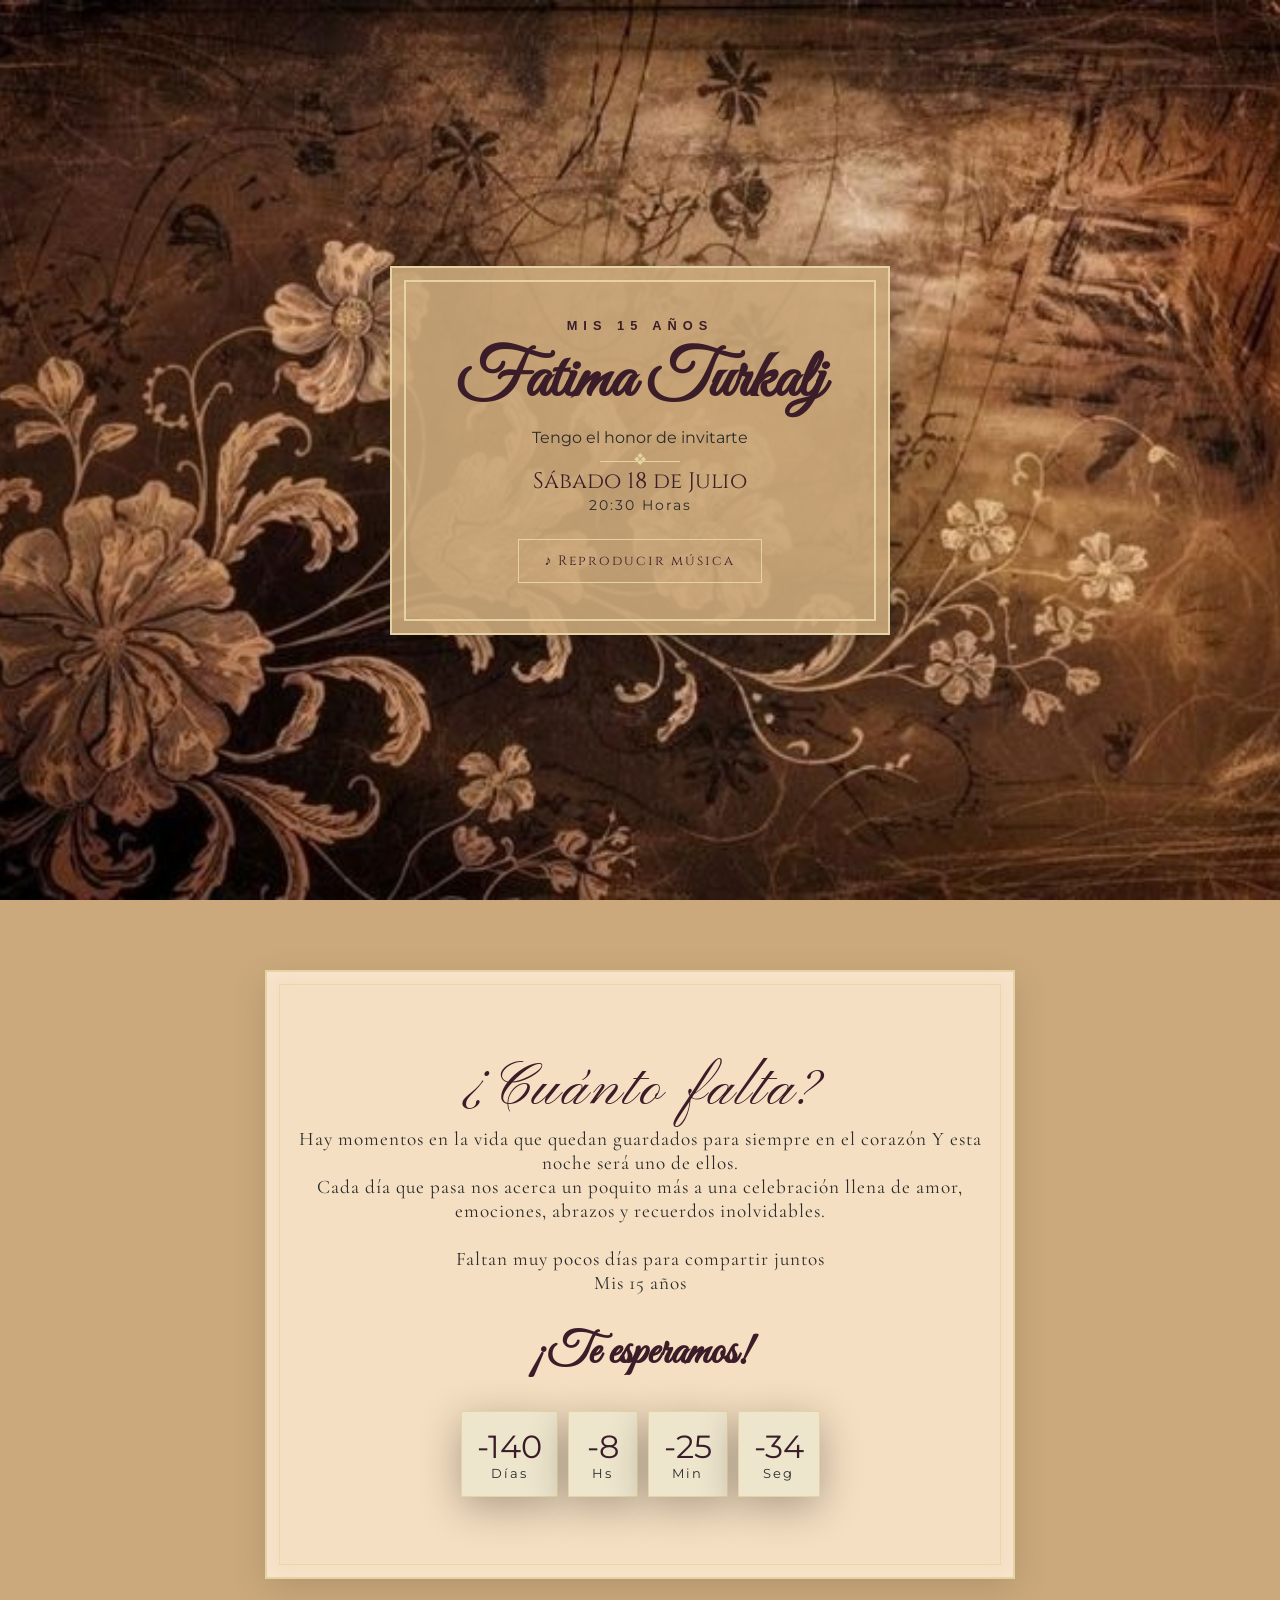
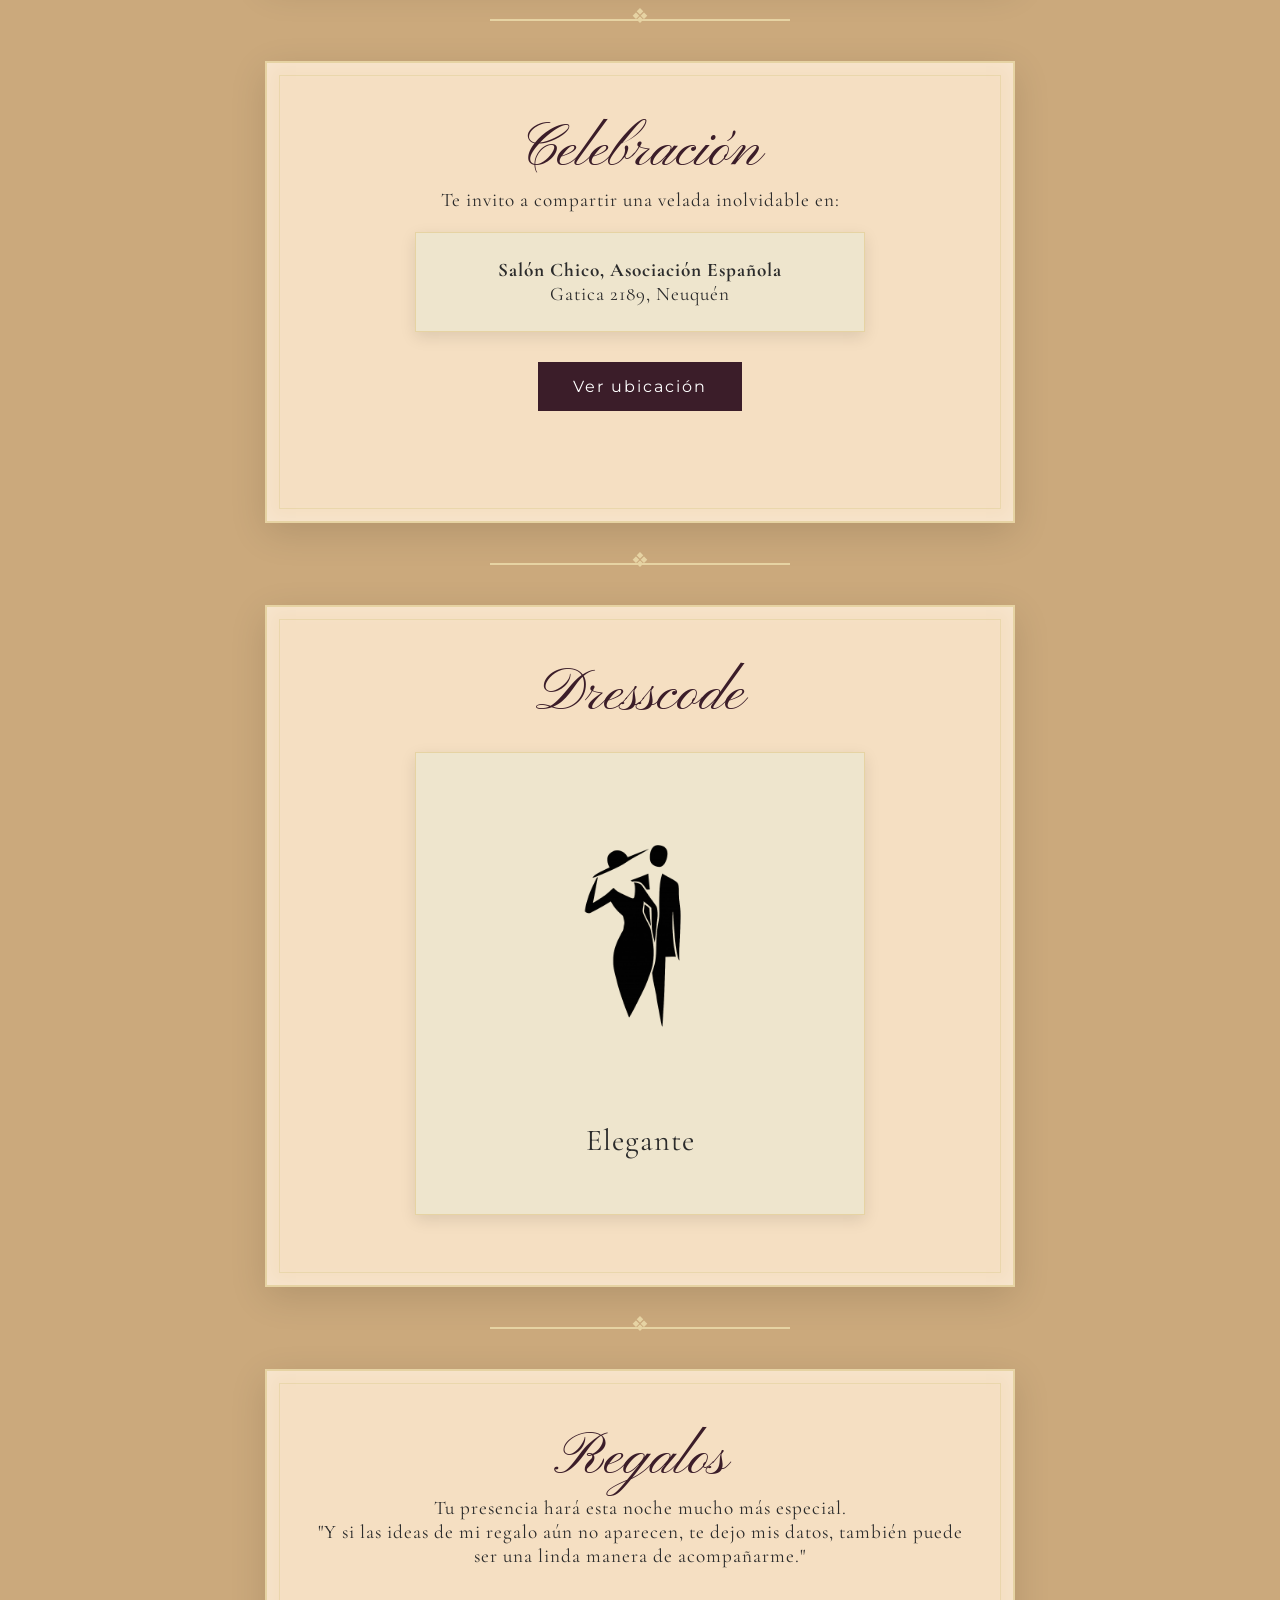
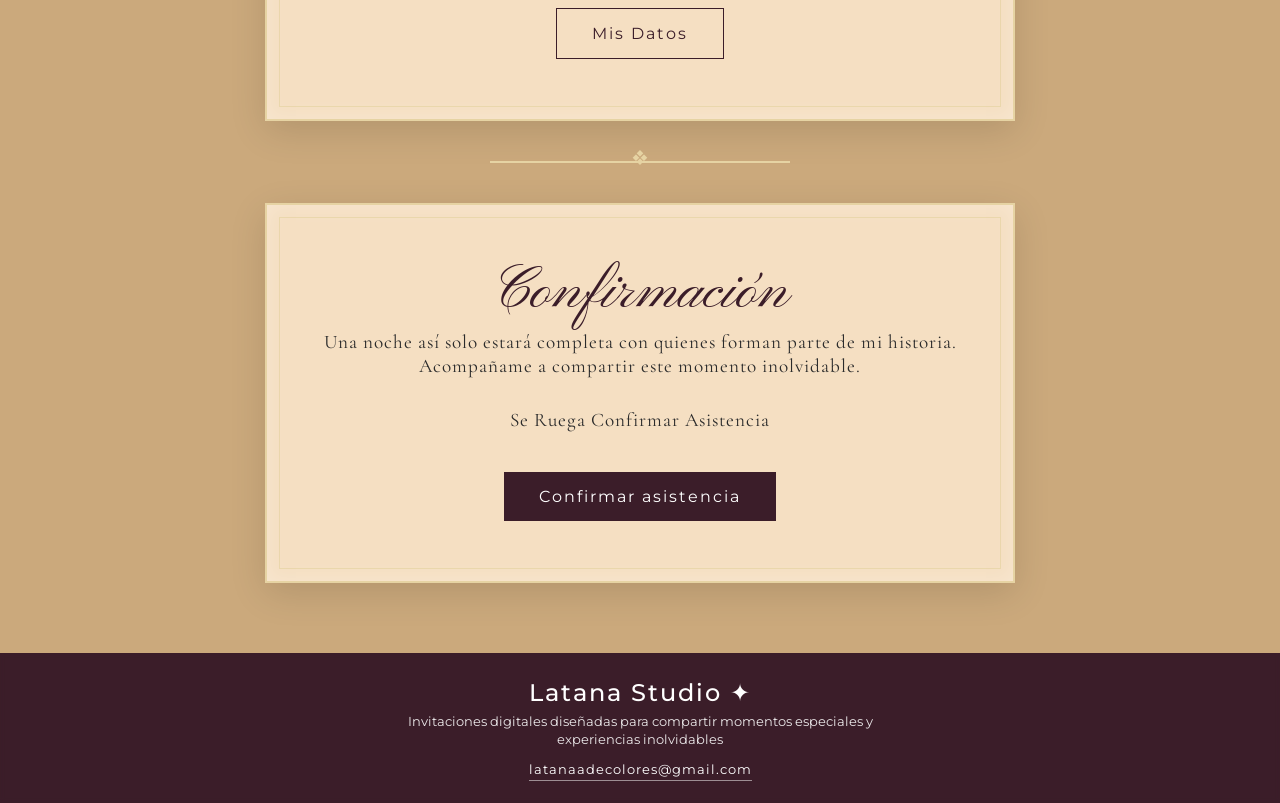
<file: index.html>
<!DOCTYPE html>
<html lang="es">
<head>
    <meta property="og:title" content="Te invito a mis 15!">
    <meta property="og:image" content="https://invitaciondigitales.github.io/Mis-15-FatimaTurkalj/imagenes/Portada.PNG">
    <meta property="og:image:type" content="image/png">
    <meta property="og:image:width" content="1200">
    <meta property="og:image:height" content="630">
    <meta property="og:url" content="https://invitaciondigitales.github.io/Mis-15-FatimaTurkalj/">
    <meta property="og:type" content="website">
    <meta name="twitter:card" content="summary_large_image">
    <meta name="twitter:image" content="https://invitaciondigitales.github.io/Mis-15-FatimaTurkalj/imagenes/Portada.PNG">
    <meta charset="UTF-8">
    <meta name="viewport" content="width=device-width, initial-scale=1.0">
    <title>Mis 15 - Invitación Digital</title>
    <link rel="stylesheet" href="CSS/index.css">
    <script src="JS/15fati.js" defer></script>
    <link rel="preconnect" href="https://fonts.googleapis.com">
    <link href="https://fonts.googleapis.com/css2?family=Cormorant+Garamond:wght@300;400;500&family=Great+Vibes&family=Pinyon+Script&display=swap" rel="stylesheet">
    <link rel="preconnect" href="https://fonts.gstatic.com" crossorigin>
    <link href="https://fonts.googleapis.com/css2?family=Pinyon+Script&family=Cormorant+Garamond:wght@300;400;500;600&display=swap" rel="stylesheet">
    <link href="https://fonts.googleapis.com/css2?family=Great+Vibes&family=Cinzel:wght@400;500&family=Montserrat:wght@300&display=swap" rel="stylesheet">
</head>
<body>
    <!-- 🦋 Contenedor de mariposas -->
<div class="butterflies"></div>

<header id="inicio">

    <!--  CORTINAS -->
    <div class="cortina izquierda"></div>
    <div class="cortina derecha"></div>
 <!-- CONTENIDO -->
<div class="overlay-victoriano fade-up">
    <div class="marco-ornamental">

        <h2 class="subtitulo-elegante subt">MIS 15 AÑOS</h2>
        <h1 class="titulo-tarjeta">Fatima Turkalj</h1>
        <p class="frase">Tengo el honor de invitarte</p>

        <div class="divisor-oro"><span></span></div>  

        <div class="datos-portada">
            <p class="fecha-portada">Sábado 18 de Julio</p>
            <p class="horario-portada">20:30 Horas</p>
        </div>

        <!-- BOTÓN -->
         <div class="contenedor-musica">
            <button id="btnMusica" class="btn-musica">
                ♪ Reproducir música
            </button>
        </div>

    </div>
</div>

<!-- AUDIO -->
<audio id="musica" loop playsinline>
    <source src="audio/once-upon-a-dream.mp3" type="audio/mpeg">
</audio>

</header>

<section>
    <div class="cuentaregresiva fade-up">
    <h3 class="titulo-cuentaR"> ¿Cuánto falta? </h3>
    <p class="contenido-cuenta"> 
        Hay momentos en la vida
        que quedan guardados
        para siempre en el corazón 
        Y esta noche será uno de ellos.
    </br>
        Cada día que pasa
        nos acerca un poquito más
        a una celebración llena de amor,
        emociones, abrazos y recuerdos inolvidables.
</br></br>
        Faltan muy pocos días
        para compartir juntos </br>
        Mis 15 años 
</br>
    <h3 id="Teesperamos">
        ¡Te esperamos!
    </h3>
</p>
        <div class="contenedor-regresiva">
            <div class="box"><span id="days">00</span><p>Días</p></div>
            <div class="box"><span id="hours">00</span><p>Hs</p></div>
            <div class="box"><span id="minutes">00</span><p>Min</p></div>
            <div class="box"><span id="seconds">00</span><p>Seg</p></div>
        </div>
    </div>
</section>

            <div class="divisor-oro-pag"><span></span></div>  

<section>
    <div class="celebracion alt-bg fade-up">
        <h3 class="titulo-celebracion">Celebración</h3>
        <p class="contenido-celebracion">Te invito a compartir una velada inolvidable en:</p>
        <div class="tarjeta-celebracion">
            <p class="contenido-celebracion"><strong>Salón Chico, Asociación Española</strong></p>
            <p class="contenido-celebracion">Gatica 2189, Neuquén  </p>
        </div>
        <a href="https://maps.app.goo.gl/FciUNh3yrG7PVmsv7" target="_blank" class="btn ubi">Ver ubicación</a>
    </div>
</section>

            <div class="divisor-oro-pag"><span></span></div> 

<section>
    <div class="deress alt-bg fade-up">
        <h3 class="titulo-dress">Dresscode</h3>
        <div class="tarjeta-dress">
            <img id="Fotodress" src="imagenes/Img-2-dress.png" alt="Dresscode">
            <p class="contenido-dress">Elegante</p>
        </div>
    </div>
</section>

            <div class="divisor-oro-pag"><span></span></div> 

<section>
    <div class="regalos fade-up">
        <h3 class="titulo-regalos">Regalos</h3>

        <p class="contenido-regalos">
            Tu presencia
            hará esta noche
            mucho más especial.
        </br>
            "Y si las ideas de mi regalo aún no aparecen, te dejo mis datos, 
            también puede ser una linda manera de acompañarme."
        </p>

        <a href="mp.html" class="btn outline">Mis Datos</a>

        </a>    <!-- Mensaje de confirmación -->
    </div>
</section>

            <div class="divisor-oro-pag"><span></span></div>

<section>
    <div class="confirmacion fade-up">
        <h3 class="titulo-confirmacion">Confirmación</h3>

        <p class="contenido-confirmacion">Una noche así solo estará completa con quienes forman parte de mi historia.
        Acompañame a compartir este momento inolvidable. </p>
        <p class="contenido-confirmacion">Se Ruega Confirmar Asistencia<br></p>
        <a href="https://wa.me/5492995092482?text=Hola,%20confirmo%20mi%20asistencia%20a%20los%2015%20de%20Fatima.%20¡Muchas%20gracias!" class="btn conf">
            Confirmar asistencia
        </a>    <!-- Mensaje de confirmación -->
    </div>
</section>

</section>

<footer class="footer-section">
    <div class="footer-overlay"></div>

    <div class="contenido-footer">
        <h2 class="firma-titulo">Latana Studio ✦</h2>

        <p class="texto">
            Invitaciones digitales diseñadas para compartir momentos especiales y experiencias inolvidables
        </p>

        <a class="mail-footer"
           href="mailto:latanaadecolores@gmail.com">
            latanaadecolores@gmail.com
        </a>
    </div>
</footer>
</body>
</html>
</file>
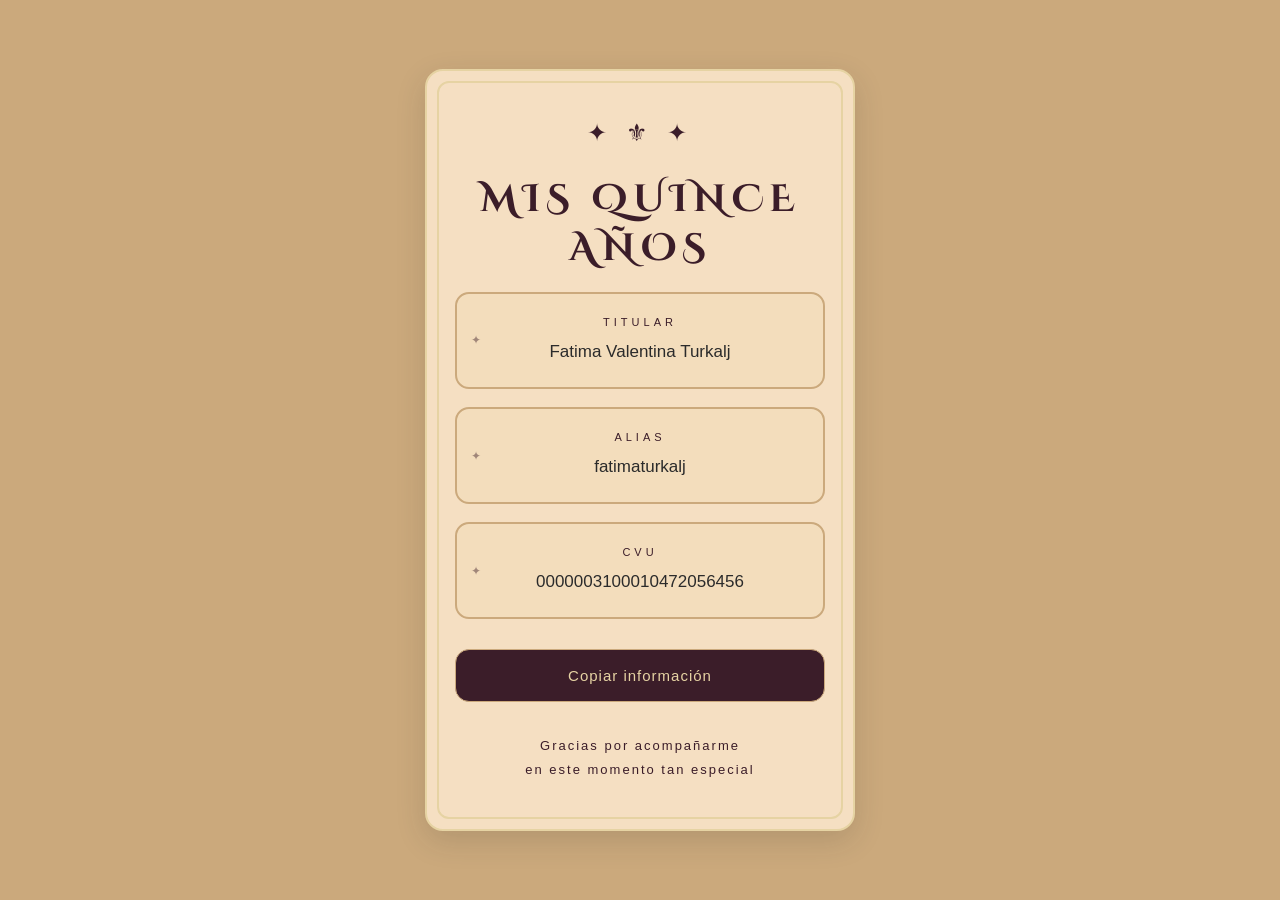
<file: mp.html>
<!DOCTYPE html>
<html lang="es">
<head>
<meta charset="UTF-8" />
<meta name="viewport" content="width=device-width, initial-scale=1.0"/>

<link rel="preconnect" href="https://fonts.googleapis.com">
<link rel="preconnect" href="https://fonts.gstatic.com" crossorigin>
<link href="https://fonts.googleapis.com/css2?family=Cinzel+Decorative:wght@400;700&family=Cormorant+Garamond:wght@300;400;600&family=Great+Vibes&display=swap" rel="stylesheet"><title>Mis XV Años</title>

<style>
:root{
 --marfil: #cba97c;
    --bordo: #3b1d29;  /*4b1e2f*/
    --dorado: #e6d3a3;
    --tinta: #2b2b2b;
    --dorado-suave: #e6d3a3;
}

*{
  margin:0;
  padding:0;
  box-sizing:border-box;
}

body{

  min-height:100vh;

  display:flex;
  justify-content:center;
  align-items:center;

  padding:40px 18px;

  font-family:'Montserrat', sans-serif;

  color:var(--tinta);

  background:
    var(--marfil);

  position:relative;

  overflow-x:hidden;
}

/* textura suave */

body::before{

  content:"";

  position:fixed;
  inset:0;

  background-image:
  radial-gradient(rgba(255,255,255,0.12) 1px, transparent 1px);


  opacity:0.20;

  pointer-events:none;
}

/* tarjeta */

.card{

  width:100%;
  max-width:430px;

  background: #f5dfc2;

  backdrop-filter:blur(3px);

  border:2px solid var(--dorado-suave);

  border-radius:18px;

  padding:48px 28px;

  position:relative;

  box-shadow:
  0 10px 30px rgba(43,43,43,0.15);

  text-align:center;
}

/* doble borde */

.card::before{

  content:"";

  position:absolute;

  inset:10px;

  border:2px solid var(--dorado);

  border-radius:12px;

  pointer-events:none;
}

/* ornamento */

.ornament{

  font-size:24px;

  color:var(--bordo);

  margin-bottom:28px;

  letter-spacing:6px;
}

/* titulo */

h1{

font-family: 'Cinzel Decorative', serif;
  font-weight:600;
  font-size:38px;
  color:var(--bordo);

  letter-spacing:6px;

  text-transform:uppercase;

  line-height:1.3;

  margin-bottom:18px;
}

/* subtitulo */

.subtitle{

  margin:24px;

  color:var(--bordo);

  font-size:13px;

  letter-spacing:2px;

  line-height:1.8;
}

/* cajas */

.info-box{

  background:rgba(230,211,163,0.18);

  border:2px solid var(--marfil);

  border-radius:14px;

  padding:22px 18px;

  margin-bottom:18px;

  position:relative;
}

/* detalle lateral */

.info-box::before{

  content:"✦";

  position:absolute;

  left:14px;

  top:50%;

  transform:translateY(-50%);

  color:rgba(59,29,41,0.45);

  font-size:12px;
}

.label{

  font-size:11px;

  letter-spacing:4px;

  text-transform:uppercase;

  color:var(--bordo);

  margin-bottom:10px;
}

.value{

  font-size:17px;

  color:var(--tinta);

  line-height:1.6;

  word-break:break-word;
}

/* botón */

button{

  width:100%;

  margin-top:12px;

  padding:17px;

  border-radius:14px;

  border:1px solid var(--marfil);

  background:var(--bordo);

  color:var(--dorado);

  font-family:'Montserrat', sans-serif;

  font-size:15px;

  letter-spacing:1px;

  cursor:pointer;

  transition:0.3s;
}

button:hover{

  background:var(--tinta);

  color:var(--dorado-suave);
}

/* footer */

.footer{

  margin-top:32px;

  color:var(--bordo);

  font-size:13px;

  letter-spacing:2px;

  line-height:1.8;
}

/* responsive */

@media(max-width:600px){

  body{
    padding:20px 12px;
  }

  .card{
    padding:40px 22px;
  }

  h1{
    font-size:34px;
    letter-spacing:4px;
  }

  .subtitle{
    font-size:14px;
  }

  .value{
    font-size:15px;
  }

}

</style>
</head>

<body>

<div class="card">

  <div class="ornament">
    ✦ ⚜ ✦
  </div>

  <h1>
    Mis quince
    <br>
    Años
  </h1>


  <div class="info-box">

    <div class="label">
      Titular
    </div>

    <div class="value">
      Fatima Valentina Turkalj
    </div>

  </div>

  <div class="info-box">

    <div class="label">
      Alias
    </div>

    <div class="value" id="alias">
      fatimaturkalj
    </div>

  </div>

  <div class="info-box">

    <div class="label">
      CVU
    </div>

    <div class="value" id="cvu">
      0000003100010472056456
    </div>

  </div>

  <button onclick="copiarDatos()">
    Copiar información
  </button>

  <div class="footer">
    Gracias por acompañarme
    <br>
    en este momento tan especial
  </div>

</div>

<script>

function copiarDatos(){

  const alias =
  document.getElementById("alias").innerText;

  const cvu =
  document.getElementById("cvu").innerText;

  const texto =
`Alias: ${alias}
CVU: ${cvu}`;

  navigator.clipboard.writeText(texto);

  alert("Información copiada ✨");

}

</script>

</body>
</html>
</file>
<file: CSS/index.css>
/* Toda la página */

:root {
    --marfil: #cba97c;
    --bordo: #3b1d29;  /*4b1e2f*/
    --dorado: #e6d3a3;
    --tinta: #2b2b2b;
    --dorado-suave: #e6d3a3;
}

* {
    margin: 0;
    padding: 0;
    box-sizing: border-box;
}

html { 
    scroll-behavior: smooth;
}

body {
    background: var(--marfil);
    color: var(--tinta);
    font-family: 'Montserrat', sans-serif;
    text-align: center;
}


/* Botones */


.btn {
    background: var(--bordo);
    color: white;
    padding: 15px 35px;
    text-decoration: none;
    margin: 10px;
    display: inline-block;
    letter-spacing: 2px;
    transition: 0.3s;
}

.btn:hover {
    background: var(--dorado);
    color: var(--tinta);
}

.btn.outline {
    background: transparent;
    border: 1px solid var(--bordo);
    color: var(--bordo);
}

.btn.outline:hover {
    background: var(--bordo);
    color: white;
}


/* Animaciones */


.fade-up {
    opacity: 0;
    transform: translateY(40px);
    transition: all 0.9s ease;
}

.fade-up.show {
    opacity: 1;
    transform: translateY(0);
}

.section:nth-of-type(1) { transition-delay: 0.2s; }
.section:nth-of-type(2) { transition-delay: 0.4s; }
.section:nth-of-type(3) { transition-delay: 0.6s; }


/* 🎭 CORTINAS */
.cortina {
    position: fixed;
    top: 0;
    width: 50%;
    height: 100%;
    z-index: 9999;

    transition: transform 2.5s ease-in-out;

    background:
    repeating-linear-gradient(
        90deg,
        var(--dorado-suave) 0px,
        var(--dorado) 20px,
        var(--marfil) 40px
    );

    box-shadow:
        inset -10px 0 30px rgba(0,0,0,0.5),
        inset 0 0 40px rgba(255,255,255,0.05);
}

/* izquierda */
.cortina.izquierda {
    left: 0;
}

/* derecha */
.cortina.derecha {
    right: 0;
}

/* abrir */
.cortina.izquierda.abrir {
    transform: translateX(-100%);
}

.cortina.derecha.abrir {
    transform: translateX(100%);
}

/* 🎵 BOTÓN MÚSICA */

.contenedor-musica {
    margin-top: 25px;
    display: flex;
    justify-content: center;
}

.btn-musica {
    background: transparent;
    border: 1px solid var(--dorado);
    color: var(--bordo);

    padding: 12px 26px;

    font-family: 'Cinzel', serif;
    font-size: 0.85rem;
    letter-spacing: 2px;

    cursor: pointer;

    transition: all 0.35s ease;

    position: relative;
    z-index: 5;
}

.btn-musica:hover {
    background: var(--bordo);
    color: white;
    border-color: var(--bordo);
    transform: scale(1.03);
}

.btn-musica.activo {
    background: var(--bordo);
    color: white;
}


/* INICIO */

#inicio{
    background-image: url('../imagenes/Img-1-inicio.jpeg'); /* Cambie la imagen */
    background-size: cover;
    background-position: center;
    height: 100vh;
    display: flex;
    align-items: center;
    justify-content: center;
}

/* Caja de contenido */
.overlay-victoriano {
    width: 90%;
    max-width: 500px; /* Ancho máximo del contenedor de 600px a 500px*/
}

/* Marco tarjeta */
.marco-ornamental {
    background: color-mix(in srgb, var(--marfil) 90%, transparent); /* Lo hice un poco más transparente*/
    padding: 50px 30px;
    position: relative;
    border: 2px solid var(--dorado); /* Más gruesos 1px a 2px */
    box-shadow: 0 10px 40px rgba(0,0,0,0.3);
}
.marco-ornamental::after {
    content: "";
    position: absolute;
    top: 12px;
    left: 12px;
    right: 12px;
    bottom: 12px;
    border: 2px solid var(--dorado); /* Más gruesos 1px a 2px */
}

/* Contenido de la tarjeta */
.subtitulo-elegante {
    letter-spacing: 6px;
    font-size: 80%; /* Tamaño de 0.08 rem a 80% (Mismo tamaño) */
    color: var(--bordo);
    font-family:'Segoe UI', Tahoma, Geneva, Verdana, sans-serif
}
.titulo-tarjeta {
    font-family: 'Great Vibes', cursive;
    font-size: 423%; /* Tamaño de 4,23 rem a 240% (Mismo tamaño) */
    color: var(--bordo);
    margin: 5px 0; /* Reducí el espacio sino muy ceparado de lo demás*/
}

/* Divisor de trajeta */
.divisor-oro span {
    width: 80px;
    height: 1px;
    background: var(--dorado);
    position: relative;
    display: inline-block;
}
.divisor-oro span::after {
    content: "❖";
    position: absolute;
    top: -11px;
    left: 50%;
    transform: translateX(-50%);
    color: var(--dorado);
}

/* Datos de la tarjeta */
.fecha-portada {
    font-family: 'Cinzel', serif;
    color: var(--bordo);
    font-size: 140%; /* Tamaño de 1.4 rem a 140% (Mismo tamaño) */  
}

.horario-portada {
    letter-spacing: 2px;
    font-size: 90%; /* Tamaño de 0.9 rem a 90% (Mismo tamaño) */
}


/* Divisor de páginas (NUEVO)*/
.divisor-oro-pag {
    display: flex;
    justify-content: center;
    align-items: center;
    margin: -30px 0;
}

.divisor-oro-pag span {
    width: 300px;
    height: 2px;
    background: var(--dorado);
    position: relative;
    display: inline-block;
}

.divisor-oro-pag span::after {
    content: "❖";
    position: absolute;
    top: -15px;
    left: 50%;
    transform: translateX(-50%);
    color: var(--dorado);
    font-size: 20px;
}


/*  Cuenta regresiva */


.cuentaregresiva{
    padding: 80px 20px;
 
}
.titulo-cuentaR {
    color: var(--bordo);
    letter-spacing: 3px;
    font-family: 'Pinyon Script', cursive;
    font-size: 60px;
    font-weight: normal;
}
.contenedor-regresiva {
    display: flex;
    justify-content: center;
    gap: 10px;
    flex-wrap: wrap;
    
}

.contenido-cuenta {
    letter-spacing: 1px;
    font-size: 120%; /* Tamaño de 0.9 rem a 90% (Mismo tamaño) */
    padding: 0px 10px 30px 10px ;
    font-family: 'Cormorant Garamond', serif;
    
}

.box {
    background: #eee5cd;
    border: 1px solid var(--dorado);
    padding: 15px;
    min-width: 70px;
    box-shadow: 0 10px 40px rgba(0,0,0,0.3);
}

.box span {
    font-size: 200%; /* Tamaño de 2 rem a 200% (Mismo tamaño) */
    color: var(--bordo);
}

.box p {
    font-size: 80%; /* Tamaño de 0.7 rem a 70% (Mismo tamaño) */   
    letter-spacing: 2px;
}

#Teesperamos{
    margin-bottom: 30px;
    color: var(--bordo);
    font-family: 'Great Vibes', cursive;
    font-size: 280%;
}


/* Celebración */


.titulo-celebracion {
    color: var(--bordo);
    font-family: 'Pinyon Script', cursive;
    font-size: 60px;
    font-weight: normal;
}

.tarjeta-celebracion {
    background: #eee5cd;
    border: 1px solid var(--dorado);
    padding: 25px;
    margin: 20px auto;
    max-width: 450px;
    box-shadow: 0 5px 15px rgba(0,0,0,0.1);
}

.contenido-celebracion {
    letter-spacing: 1px;
    font-size: 120%; /* Tamaño de 0.9 rem a 90% (Mismo tamaño) */
     padding: 0px 10px 0px 10px ;
          font-family: 'Cormorant Garamond', serif;

}

.btn.ubi{
    margin-bottom: 60px;
}


/* Confirmnacion */


.titulo-confirmacion {
    color: var(--bordo);
    font-family: 'Pinyon Script', cursive;
    font-size: 60px;
    font-weight: normal;
}

.tarjeta-confirmacion {
    background: #eee5cd;
    border: 1px solid var(--dorado);
    padding: 25px;
    margin: 20px auto;
    max-width: 450px;
    box-shadow: 0 5px 15px rgba(0,0,0,0.1);
}

.contenido-confirmacion {
    letter-spacing: 1px;
    font-size: 120%; /* Tamaño de 0.9 rem a 90% (Mismo tamaño) */
    padding: 0px 10px 30px 10px ;
     font-family: 'Cormorant Garamond', serif;

}

.btn.ubi{
    margin-bottom: 60px;
}


/* Regalos */


.titulo-regalos {
    color: var(--bordo);
    font-family: 'Pinyon Script', cursive;
    font-size: 60px;
    font-weight: normal;
}

.tarjeta-regalos {
    background: #eee5cd;
    border: 1px solid var(--dorado);
    padding: 25px;
    margin: 20px auto;
    max-width: 450px;
    box-shadow: 0 5px 15px rgba(0,0,0,0.1);
}

.contenido-regalos {
    letter-spacing: 1px;
    font-size: 120%; /* Tamaño de 0.9 rem a 90% (Mismo tamaño) */
     padding: 0px 10px 30px 10px ;
     font-family: 'Cormorant Garamond', serif;

}

.btn.ubi{
    margin-bottom: 60px;
}


/* Dresscode */


.titulo-dress {
    color: var(--bordo);
    font-family: 'Pinyon Script', cursive;
    font-size: 60px;
    font-weight: normal;
}

.tarjeta-dress {
    background: #eee5cd;
    border: 1px solid var(--dorado);
    padding: 25px;
    margin: 20px auto;
    max-width: 450px;
    box-shadow: 0 5px 15px rgba(0,0,0,0.1);
}

.contenido-dress {
    letter-spacing: 1px;
    font-size: 190%; /* Tamaño de 0.9 rem a 90% (Mismo tamaño) */
     padding: 0px 10px 30px 10px ;
     font-family: 'Cormorant Garamond', serif;
}

#Fotodress {
    width: 60%;
    max-width: 200px;
    margin: 20px auto;
}


/* Footer */

.footer-section {
    position: relative;

    width: 100%;
    min-height: 140px;

    display: flex;
    justify-content: center;
    align-items: center;

    padding: 25px 15px;

    background: var(--bordo);

    overflow: hidden;
}

.footer-overlay {
    position: absolute;
    inset: 0;

    backdrop-filter: blur(2px);
}

.contenido-footer {
    position: relative;
    z-index: 2;

    text-align: center;
    max-width: 500px;

    color: white;
}

.firma-titulo {
    font-size: 1.5rem;
    font-weight: 500;
    letter-spacing: 2px;

    margin-bottom: 6px;
}

.texto {
    font-size: 0.8rem;
    line-height: 1.4;

    opacity: 0.9;
    margin-bottom: 10px;
}

.mail-footer {
    color: white;
    text-decoration: none;

    font-size: 0.8rem;
    letter-spacing: 1px;

    border-bottom: 1px solid rgba(255,255,255,0.5);
    padding-bottom: 3px;

    transition: 0.3s;
}

.mail-footer:hover {
    opacity: 0.7;
}

/* 🦋 MARIPOSAS */

.butterflies {
    position: fixed;
    top: 0;
    left: 0;
    width: 100%;
    height: 100%;
    pointer-events: none;
    overflow: hidden;
    z-index: 2;
}

.butterfly {
    position: absolute;

    width: 55px;
    height: 55px;

    background-image: url('../imagenes/Img-4-mariposa.png');
    background-size: contain;
    background-repeat: no-repeat;
    background-position: center;

    opacity: 0;

    animation: fly linear forwards;
}

@keyframes fly {
    0% {
        transform: translateY(100vh) translateX(0) rotate(0deg);
        opacity: 0;
    }

    10% {
        opacity: 0.8;
    }

    50% {
        transform: translateY(50vh) translateX(80px) rotate(10deg);
    }

    100% {
        transform: translateY(-120vh) translateX(-80px) rotate(-10deg);
        opacity: 0;
    }
}


/* ✨ SECCIONES EN CUADRO */

section {
    display: flex;
    justify-content: center;
    padding: 70px 20px;
}

section > div {
    background: #f5dfc2; /* ebc89b */
    backdrop-filter: blur(8px);

    width: 100%;
    max-width: 750px;

    padding: 50px 35px;

    border: 2px solid var(--dorado);

    box-shadow:
        0 10px 35px rgba(0,0,0,0.12),
        inset 0 0 20px rgba(255,255,255,0.25);

    position: relative;
}

/* borde interno elegante */
section > div::before {
    content: "";
    position: absolute;

    top: 12px;
    left: 12px;
    right: 12px;
    bottom: 12px;

    border: 1px solid rgba(230,211,163,0.7);

    pointer-events: none;
}

/* espacio entre tarjetas */
section {
    margin-bottom: 0px;
}
</file>
